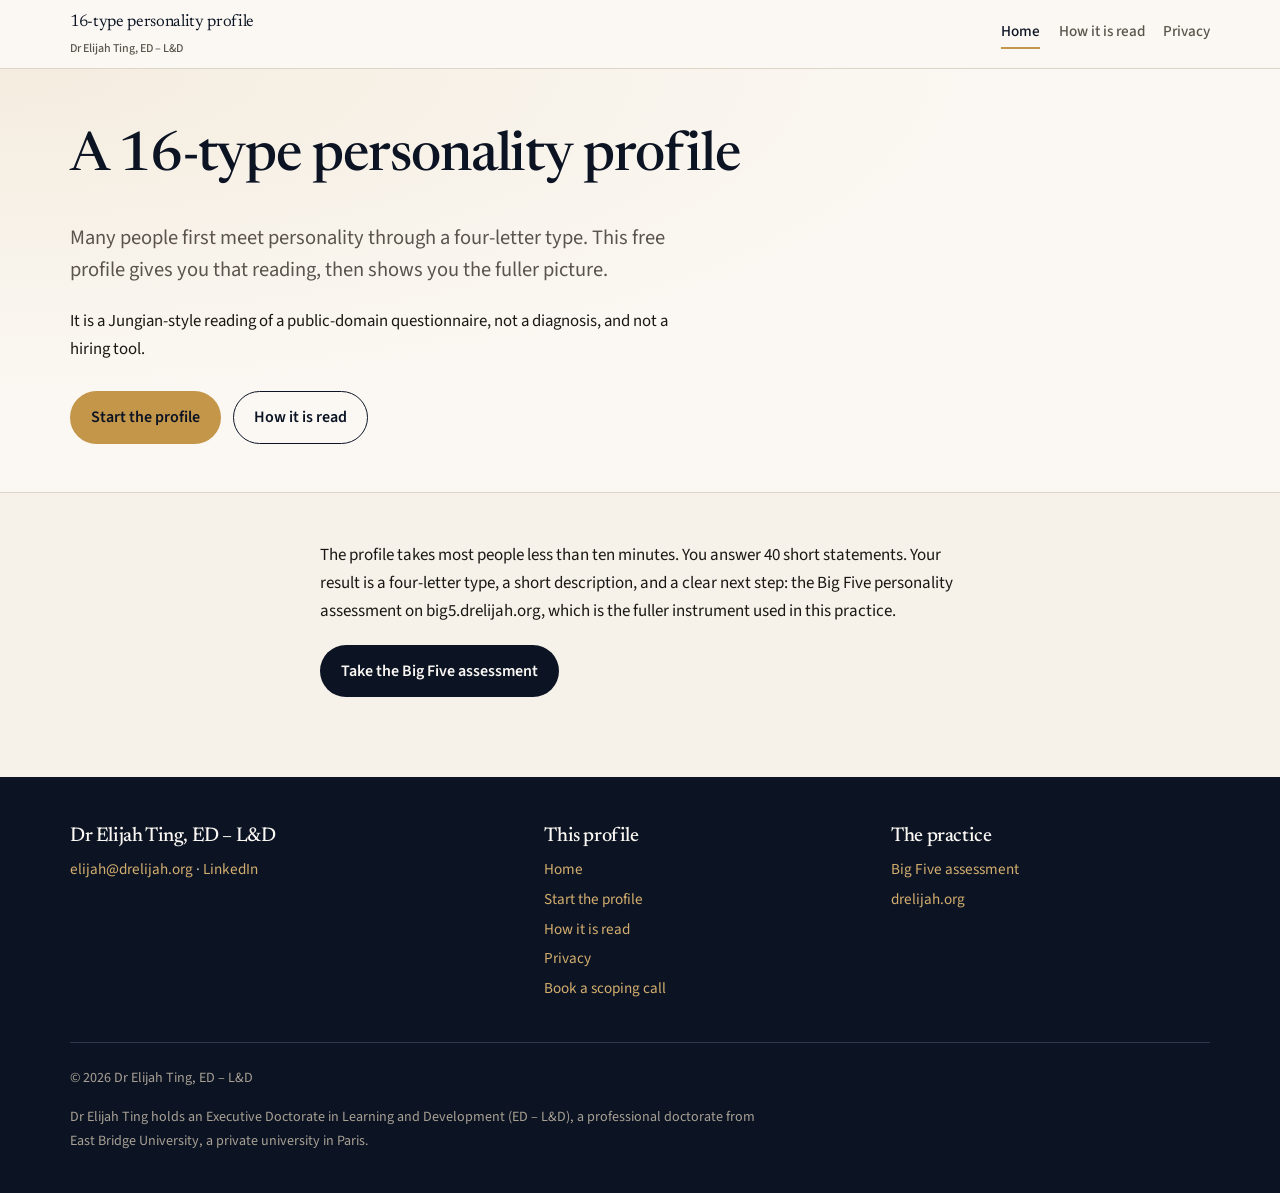
<file: index.html>
<!DOCTYPE html>
<html lang="en-GB">
<head>
  <meta charset="utf-8">
  <meta name="viewport" content="width=device-width, initial-scale=1">
  <title>16-type personality profile | Dr Elijah Ting, ED – L&amp;D</title>
  <meta name="description" content="A free 16-type personality profile: a Jungian-style reading of a public-domain questionnaire, with a clear next step to the Big Five assessment.">
  <link rel="canonical" href="https://types.drelijah.org/">
  <link rel="icon" href="favicon.svg" type="image/svg+xml">
  <link rel="preconnect" href="https://fonts.googleapis.com">
  <link rel="preconnect" href="https://fonts.gstatic.com" crossorigin>
  <link href="https://fonts.googleapis.com/css2?family=Newsreader:ital,opsz,wght@0,6..72,500;0,6..72,600;1,6..72,450;1,6..72,500&family=Source+Sans+3:ital,wght@0,400;0,500;0,600;0,700;1,400&display=swap" rel="stylesheet">
  <link rel="stylesheet" href="css/styles.css">
</head>
<body>
  <a class="skip" href="#main">Skip to content</a>
  <header class="site-header" id="site-header"></header>
  <main id="main">
    <section class="hero">
      <div class="wrap">
        <h1>A 16-type personality profile</h1>
        <p class="lede">Many people first meet personality through a four-letter type. This free profile gives you that reading, then shows you the fuller picture.</p>
        <p class="stance">It is a Jungian-style reading of a public-domain questionnaire, not a diagnosis, and not a hiring tool.</p>
        <div class="actions">
          <a class="btn btn-primary" href="test.html">Start the profile</a>
          <a class="btn btn-line" href="about.html">How it is read</a>
        </div>
      </div>
    </section>
    <section class="section">
      <div class="wrap measure">
        <p>The profile takes most people less than ten minutes. You answer 40 short statements. Your result is a four-letter type, a short description, and a clear next step: the Big Five personality assessment on big5.drelijah.org, which is the fuller instrument used in this practice.</p>
        <div class="actions">
          <a class="btn btn-navy" href="https://big5.drelijah.org">Take the Big Five assessment</a>
        </div>
      </div>
    </section>
  </main>
  <footer class="site-footer" id="site-footer"></footer>
  <script src="js/chrome.js"></script>

</body>
</html>
</file>
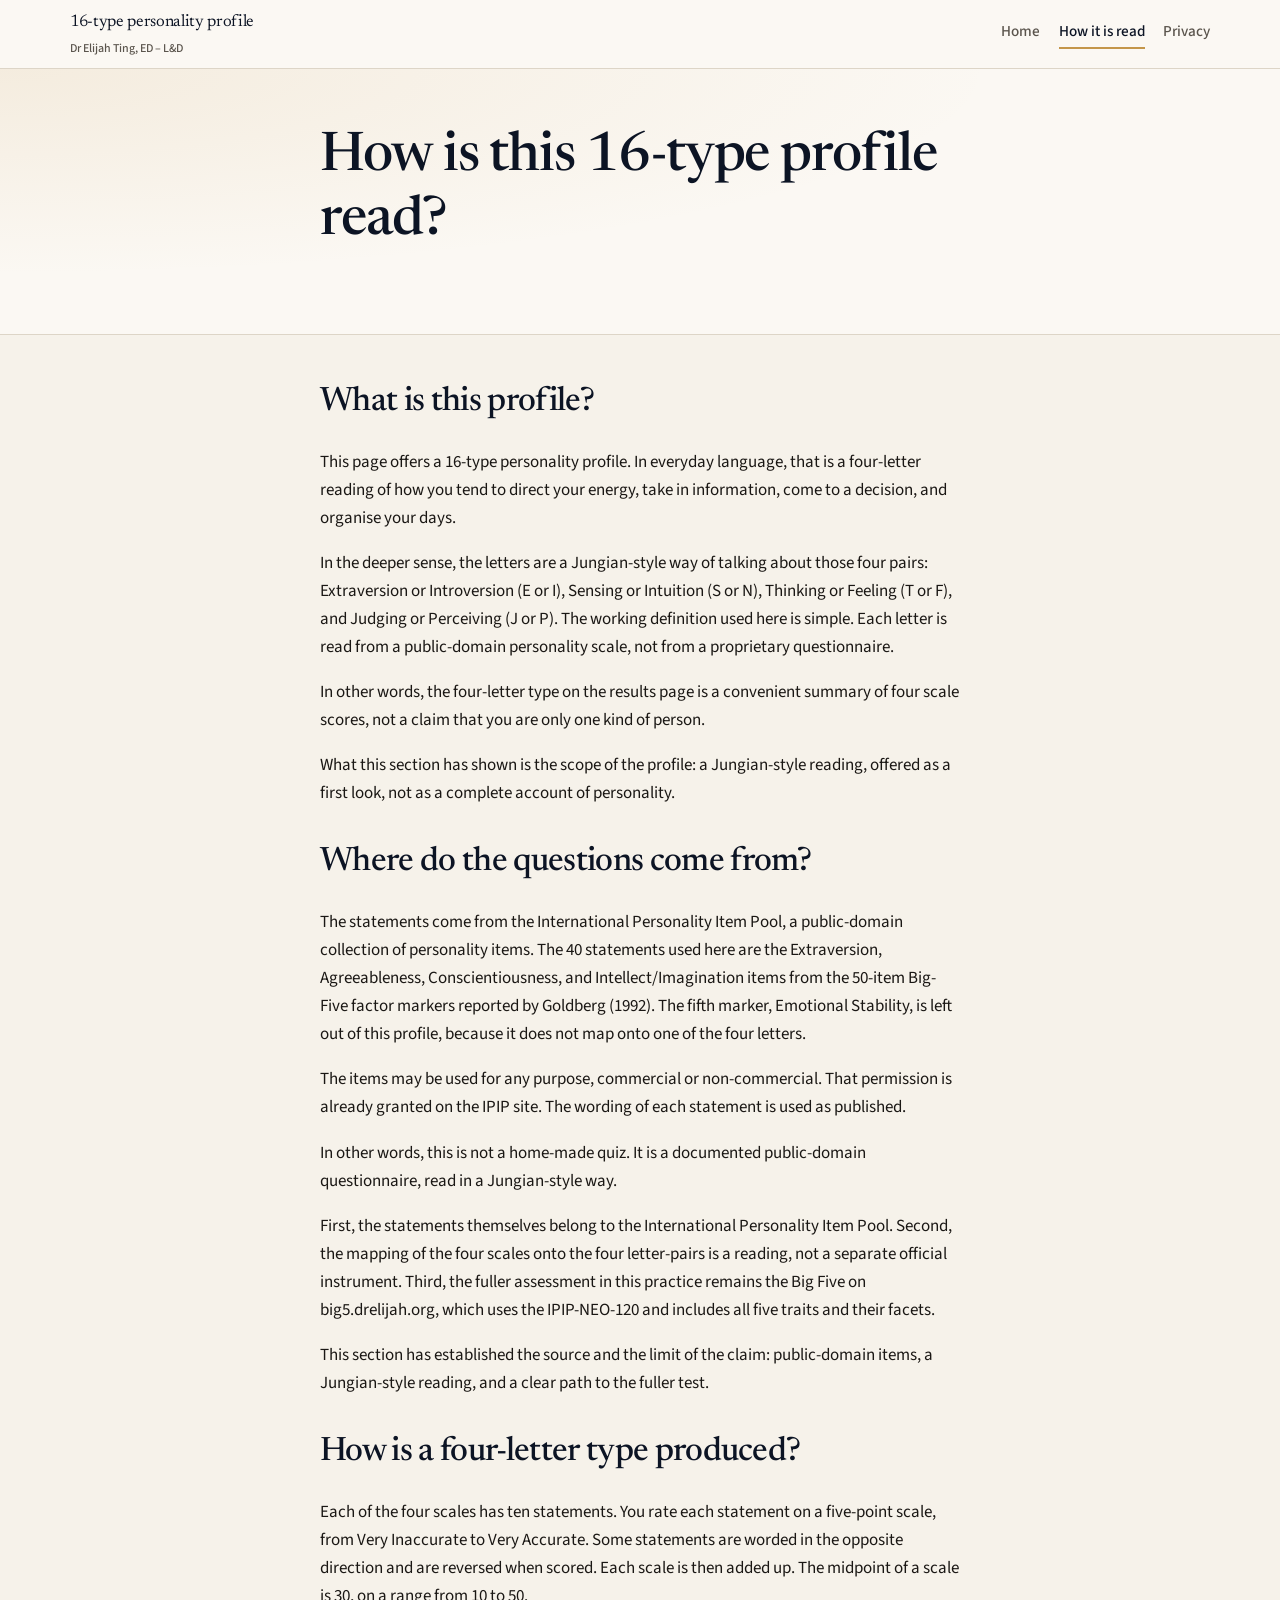
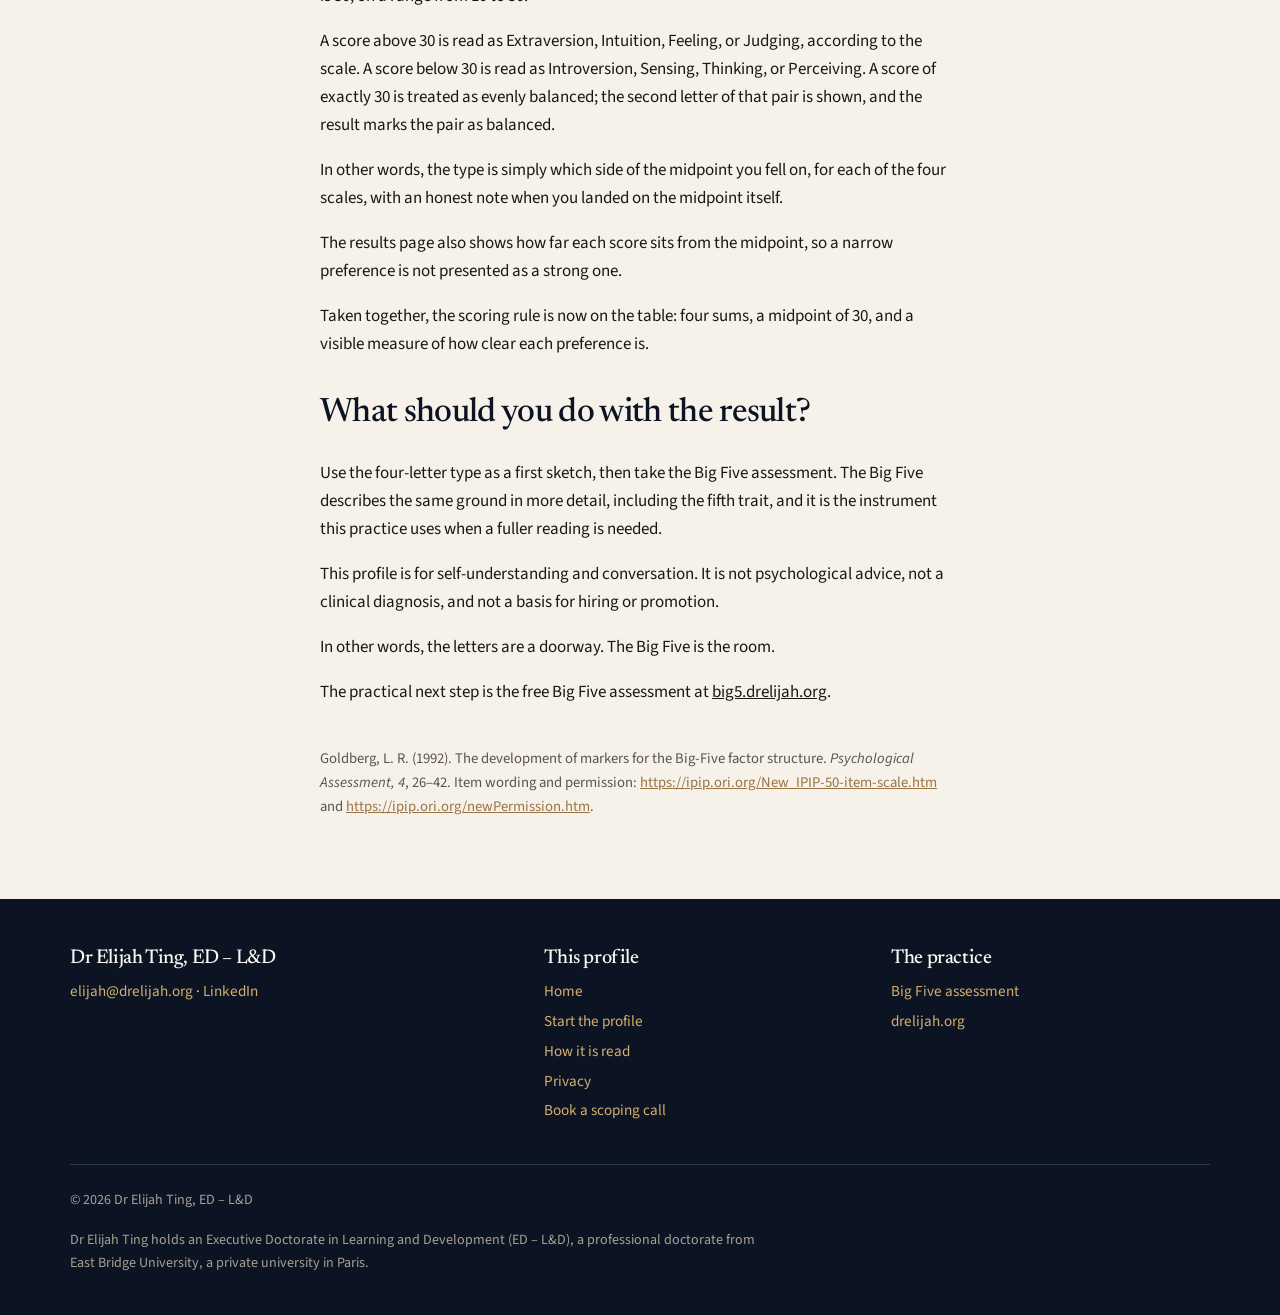
<file: about.html>
<!DOCTYPE html>
<html lang="en-GB">
<head>
  <meta charset="utf-8">
  <meta name="viewport" content="width=device-width, initial-scale=1">
  <title>How is this 16-type profile read? | Dr Elijah Ting, ED – L&amp;D</title>
  <meta name="description" content="How the 16-type personality profile is read: public-domain IPIP items, a Jungian-style four-letter summary, and a path to the Big Five assessment.">
  <link rel="canonical" href="https://types.drelijah.org/about.html">
  <link rel="icon" href="favicon.svg" type="image/svg+xml">
  <link rel="preconnect" href="https://fonts.googleapis.com">
  <link rel="preconnect" href="https://fonts.gstatic.com" crossorigin>
  <link href="https://fonts.googleapis.com/css2?family=Newsreader:ital,opsz,wght@0,6..72,500;0,6..72,600;1,6..72,450;1,6..72,500&family=Source+Sans+3:ital,wght@0,400;0,500;0,600;0,700;1,400&display=swap" rel="stylesheet">
  <link rel="stylesheet" href="css/styles.css">
</head>
<body>
  <a class="skip" href="#main">Skip to content</a>
  <header class="site-header" id="site-header"></header>
  <main id="main">
    <section class="hero">
      <div class="wrap measure">
        <h1>How is this 16-type profile read?</h1>
      </div>
    </section>
    <section class="section">
      <div class="wrap measure prose">
        <h2>What is this profile?</h2>
        <p>This page offers a 16-type personality profile. In everyday language, that is a four-letter reading of how you tend to direct your energy, take in information, come to a decision, and organise your days.</p>
        <p>In the deeper sense, the letters are a Jungian-style way of talking about those four pairs: Extraversion or Introversion (E or I), Sensing or Intuition (S or N), Thinking or Feeling (T or F), and Judging or Perceiving (J or P). The working definition used here is simple. Each letter is read from a public-domain personality scale, not from a proprietary questionnaire.</p>
        <p>In other words, the four-letter type on the results page is a convenient summary of four scale scores, not a claim that you are only one kind of person.</p>
        <p>What this section has shown is the scope of the profile: a Jungian-style reading, offered as a first look, not as a complete account of personality.</p>

        <h2>Where do the questions come from?</h2>
        <p>The statements come from the International Personality Item Pool, a public-domain collection of personality items. The 40 statements used here are the Extraversion, Agreeableness, Conscientiousness, and Intellect/Imagination items from the 50-item Big-Five factor markers reported by Goldberg (1992). The fifth marker, Emotional Stability, is left out of this profile, because it does not map onto one of the four letters.</p>
        <p>The items may be used for any purpose, commercial or non-commercial. That permission is already granted on the IPIP site. The wording of each statement is used as published.</p>
        <p>In other words, this is not a home-made quiz. It is a documented public-domain questionnaire, read in a Jungian-style way.</p>
        <p>First, the statements themselves belong to the International Personality Item Pool. Second, the mapping of the four scales onto the four letter-pairs is a reading, not a separate official instrument. Third, the fuller assessment in this practice remains the Big Five on big5.drelijah.org, which uses the IPIP-NEO-120 and includes all five traits and their facets.</p>
        <p>This section has established the source and the limit of the claim: public-domain items, a Jungian-style reading, and a clear path to the fuller test.</p>

        <h2>How is a four-letter type produced?</h2>
        <p>Each of the four scales has ten statements. You rate each statement on a five-point scale, from Very Inaccurate to Very Accurate. Some statements are worded in the opposite direction and are reversed when scored. Each scale is then added up. The midpoint of a scale is 30, on a range from 10 to 50.</p>
        <p>A score above 30 is read as Extraversion, Intuition, Feeling, or Judging, according to the scale. A score below 30 is read as Introversion, Sensing, Thinking, or Perceiving. A score of exactly 30 is treated as evenly balanced; the second letter of that pair is shown, and the result marks the pair as balanced.</p>
        <p>In other words, the type is simply which side of the midpoint you fell on, for each of the four scales, with an honest note when you landed on the midpoint itself.</p>
        <p>The results page also shows how far each score sits from the midpoint, so a narrow preference is not presented as a strong one.</p>
        <p>Taken together, the scoring rule is now on the table: four sums, a midpoint of 30, and a visible measure of how clear each preference is.</p>

        <h2>What should you do with the result?</h2>
        <p>Use the four-letter type as a first sketch, then take the Big Five assessment. The Big Five describes the same ground in more detail, including the fifth trait, and it is the instrument this practice uses when a fuller reading is needed.</p>
        <p>This profile is for self-understanding and conversation. It is not psychological advice, not a clinical diagnosis, and not a basis for hiring or promotion.</p>
        <p>In other words, the letters are a doorway. The Big Five is the room.</p>
        <p>The practical next step is the free Big Five assessment at <a href="https://big5.drelijah.org">big5.drelijah.org</a>.</p>

        <p class="source">Goldberg, L. R. (1992). The development of markers for the Big-Five factor structure. <em>Psychological Assessment, 4</em>, 26–42. Item wording and permission: <a href="https://ipip.ori.org/New_IPIP-50-item-scale.htm">https://ipip.ori.org/New_IPIP-50-item-scale.htm</a> and <a href="https://ipip.ori.org/newPermission.htm">https://ipip.ori.org/newPermission.htm</a>.</p>
      </div>
    </section>
  </main>
  <footer class="site-footer" id="site-footer"></footer>
  <script src="js/chrome.js"></script>

</body>
</html>
</file>
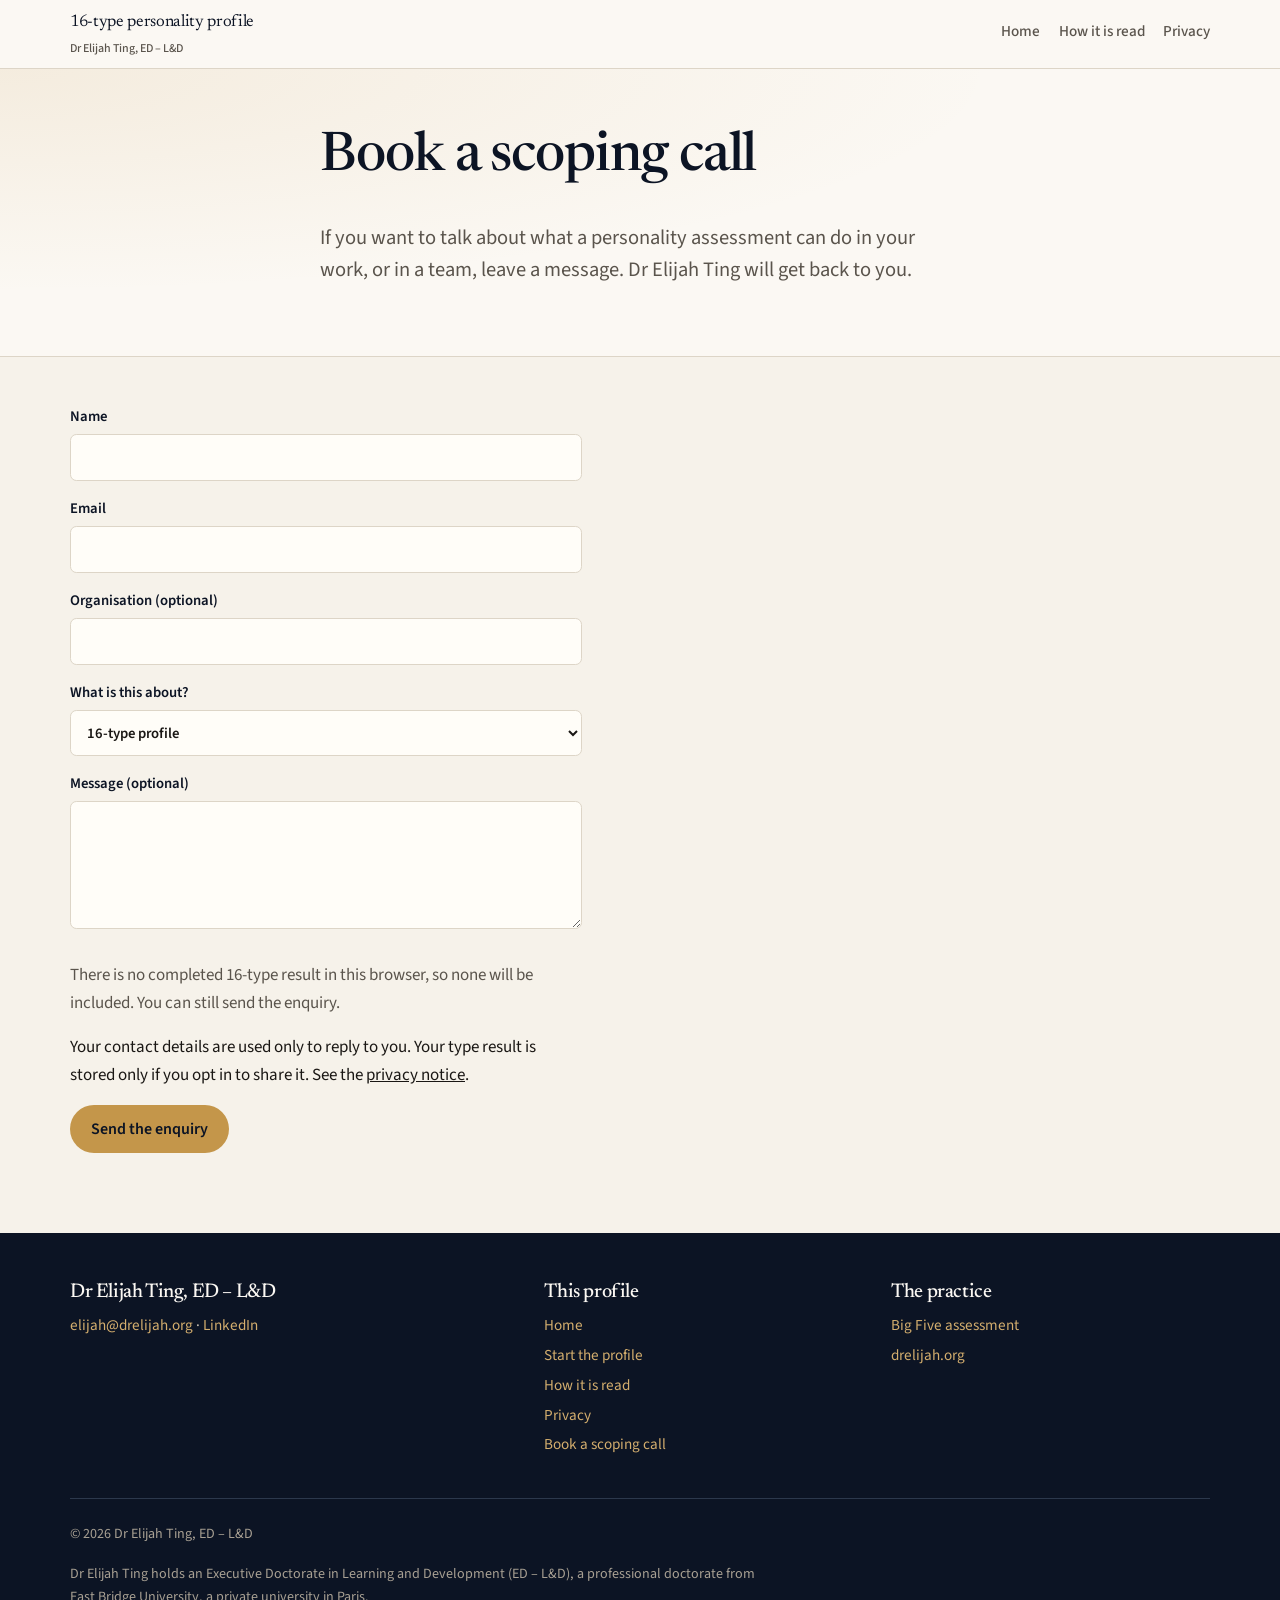
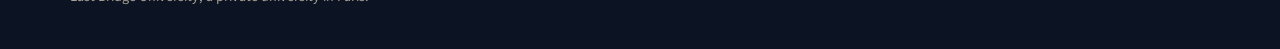
<file: contact.html>
<!DOCTYPE html>
<html lang="en-GB">
<head>
  <meta charset="utf-8">
  <meta name="viewport" content="width=device-width, initial-scale=1">
  <title>Book a scoping call | Dr Elijah Ting, ED – L&amp;D</title>
  <meta name="description" content="Leave a message to talk about a personality assessment in your work or team.">
  <link rel="canonical" href="https://types.drelijah.org/contact.html">
  <link rel="icon" href="favicon.svg" type="image/svg+xml">
  <link rel="preconnect" href="https://fonts.googleapis.com">
  <link rel="preconnect" href="https://fonts.gstatic.com" crossorigin>
  <link href="https://fonts.googleapis.com/css2?family=Newsreader:ital,opsz,wght@0,6..72,500;0,6..72,600;1,6..72,450;1,6..72,500&family=Source+Sans+3:ital,wght@0,400;0,500;0,600;0,700;1,400&display=swap" rel="stylesheet">
  <link rel="stylesheet" href="css/styles.css">
</head>
<body>
  <a class="skip" href="#main">Skip to content</a>
  <header class="site-header" id="site-header"></header>
  <main id="main">
    <section class="hero">
      <div class="wrap measure">
        <h1>Book a scoping call</h1>
        <p class="lede">If you want to talk about what a personality assessment can do in your work, or in a team, leave a message. Dr Elijah Ting will get back to you.</p>
      </div>
    </section>
    <section class="section">
      <div class="wrap">
        <div id="book">
        <p class="ok notice" id="enquiry-sent" hidden role="status">Thank you. Your message has been sent.</p>
        <p class="notice notice-error" id="enquiry-error" hidden role="alert">Please check the form and try again.</p>
        <!-- Posts to the enquiry endpoint on big5.drelijah.org, which saves the
             enquiry, sends the alerts, then redirects back here with ?sent=1 or
             ?error=…. share_type, type_code and type_detail are added by
             js/contact.js only when the visitor opts in and a completed result
             is already in this browser. type_result_id is added in that same
             case, when this browser already holds a result number. To switch
             on Cloudflare Turnstile, put
             its site key in data-turnstile-sitekey and set TURNSTILE_SECRET on
             the b5 Worker. -->
        <form class="form" id="enquiry-form" data-turnstile-sitekey=""
              action="https://big5.drelijah.org/api/enquiry" method="post">
          <input type="hidden" name="from" value="">
          <input type="hidden" name="started" value="">
          <div class="hp" aria-hidden="true">
            <label>Leave this empty <input type="text" name="website" tabindex="-1" autocomplete="off"></label>
          </div>
          <label>Name
            <input type="text" name="name" required maxlength="100" autocomplete="name">
          </label>
          <label>Email
            <input type="email" name="email" required maxlength="200" autocomplete="email">
          </label>
          <label>Organisation (optional)
            <input type="text" name="organisation" maxlength="150" autocomplete="organization">
          </label>
          <label>What is this about?
            <select name="need" required>
              <option value="types16">16-type profile</option>
              <option value="bigfive">Big Five assessment</option>
              <option value="coaching">1:1 coaching</option>
              <option value="unsure">Not sure yet</option>
            </select>
          </label>
          <label>Message (optional)
            <textarea name="message" maxlength="2000"></textarea>
          </label>
          <div data-turnstile-slot></div>
          <div id="share-type" class="share-type" hidden>
            <label class="check">
              <input type="checkbox" id="share-type-opt-in" value="1">
              <span>Share my 16-type result (<span id="share-type-code"></span>) with Dr Elijah Ting.</span>
            </label>
            <p class="share-note">Tick this only if you want that result included. The note below is what would be sent, along with the result number if this browser already has one. Your answers stay in this browser.</p>
            <p class="share-note" id="share-type-detail"></p>
          </div>
          <p class="instruction" id="share-type-none">There is no completed 16-type result in this browser, so none will be included. You can still send the enquiry.</p>
          <p class="instruction" id="enquiry-consent">Your contact details are used only to reply to you. Your type result is stored only if you opt in to share it. See the <a href="privacy.html">privacy notice</a>.</p>
          <div>
            <button class="btn btn-primary" type="submit">Send the enquiry</button>
          </div>
        </form>
        </div>
      </div>
    </section>
  </main>
  <footer class="site-footer" id="site-footer"></footer>
  <script src="js/chrome.js"></script>
  <script src="js/items.js"></script>
  <script src="js/score.js"></script>
  <script src="js/share.js"></script>
  <script src="js/result-save.js"></script>
  <script src="js/contact.js"></script>
</body>
</html>
</file>
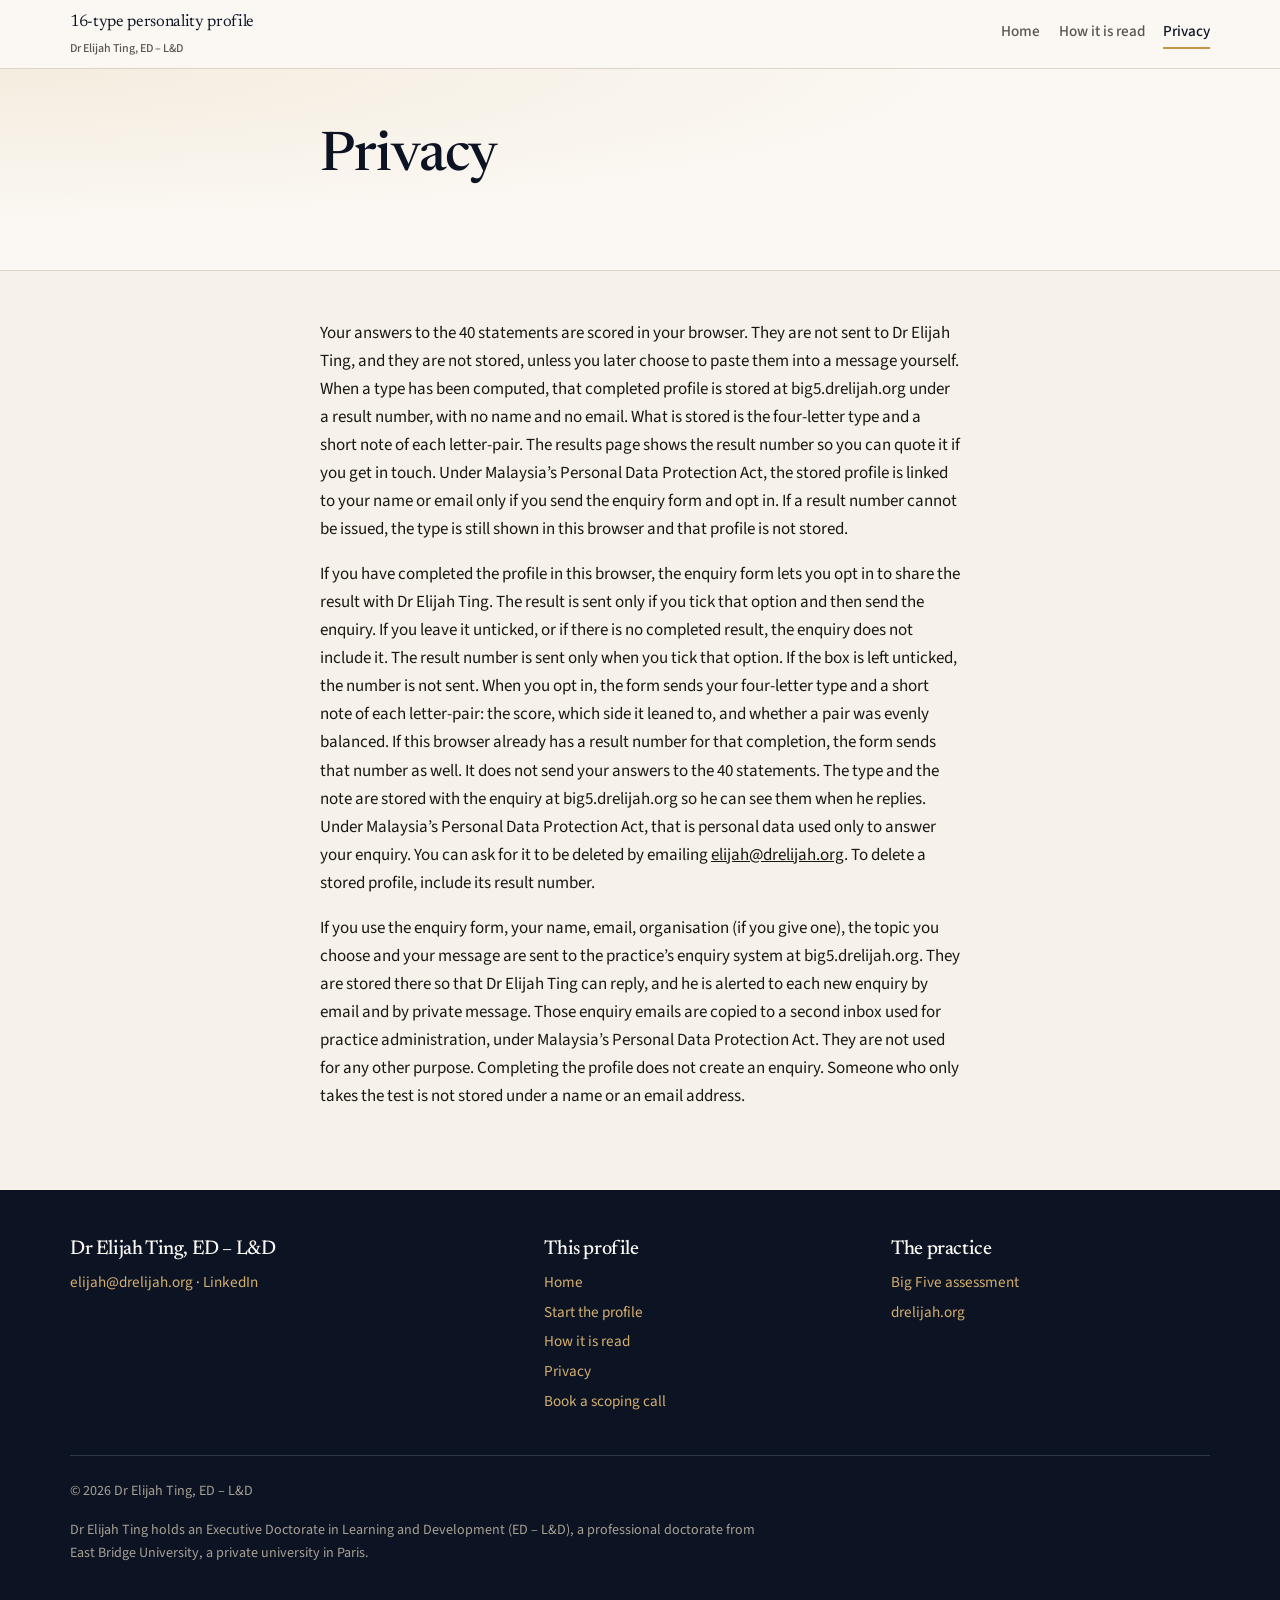
<file: privacy.html>
<!DOCTYPE html>
<html lang="en-GB">
<head>
  <meta charset="utf-8">
  <meta name="viewport" content="width=device-width, initial-scale=1">
  <title>Privacy | 16-type personality profile</title>
  <meta name="description" content="How this 16-type personality profile handles your answers, the result number, and any enquiry you send.">
  <link rel="canonical" href="https://types.drelijah.org/privacy.html">
  <link rel="icon" href="favicon.svg" type="image/svg+xml">
  <link rel="preconnect" href="https://fonts.googleapis.com">
  <link rel="preconnect" href="https://fonts.gstatic.com" crossorigin>
  <link href="https://fonts.googleapis.com/css2?family=Newsreader:ital,opsz,wght@0,6..72,500;0,6..72,600;1,6..72,450;1,6..72,500&family=Source+Sans+3:ital,wght@0,400;0,500;0,600;0,700;1,400&display=swap" rel="stylesheet">
  <link rel="stylesheet" href="css/styles.css">
</head>
<body>
  <a class="skip" href="#main">Skip to content</a>
  <header class="site-header" id="site-header"></header>
  <main id="main">
    <section class="hero">
      <div class="wrap measure">
        <h1>Privacy</h1>
      </div>
    </section>
    <section class="section">
      <div class="wrap measure prose">
        <p>Your answers to the 40 statements are scored in your browser. They are not sent to Dr Elijah Ting, and they are not stored, unless you later choose to paste them into a message yourself. When a type has been computed, that completed profile is stored at big5.drelijah.org under a result number, with no name and no email. What is stored is the four-letter type and a short note of each letter-pair. The results page shows the result number so you can quote it if you get in touch. Under Malaysia’s Personal Data Protection Act, the stored profile is linked to your name or email only if you send the enquiry form and opt in. If a result number cannot be issued, the type is still shown in this browser and that profile is not stored.</p>
        <p>If you have completed the profile in this browser, the enquiry form lets you opt in to share the result with Dr Elijah Ting. The result is sent only if you tick that option and then send the enquiry. If you leave it unticked, or if there is no completed result, the enquiry does not include it. The result number is sent only when you tick that option. If the box is left unticked, the number is not sent. When you opt in, the form sends your four-letter type and a short note of each letter-pair: the score, which side it leaned to, and whether a pair was evenly balanced. If this browser already has a result number for that completion, the form sends that number as well. It does not send your answers to the 40 statements. The type and the note are stored with the enquiry at big5.drelijah.org so he can see them when he replies. Under Malaysia’s Personal Data Protection Act, that is personal data used only to answer your enquiry. You can ask for it to be deleted by emailing <a href="mailto:elijah@drelijah.org">elijah@drelijah.org</a>. To delete a stored profile, include its result number.</p>
        <p>If you use the enquiry form, your name, email, organisation (if you give one), the topic you choose and your message are sent to the practice’s enquiry system at big5.drelijah.org. They are stored there so that Dr Elijah Ting can reply, and he is alerted to each new enquiry by email and by private message. Those enquiry emails are copied to a second inbox used for practice administration, under Malaysia’s Personal Data Protection Act. They are not used for any other purpose. Completing the profile does not create an enquiry. Someone who only takes the test is not stored under a name or an email address.</p>
      </div>
    </section>
  </main>
  <footer class="site-footer" id="site-footer"></footer>
  <script src="js/chrome.js"></script>

</body>
</html>
</file>
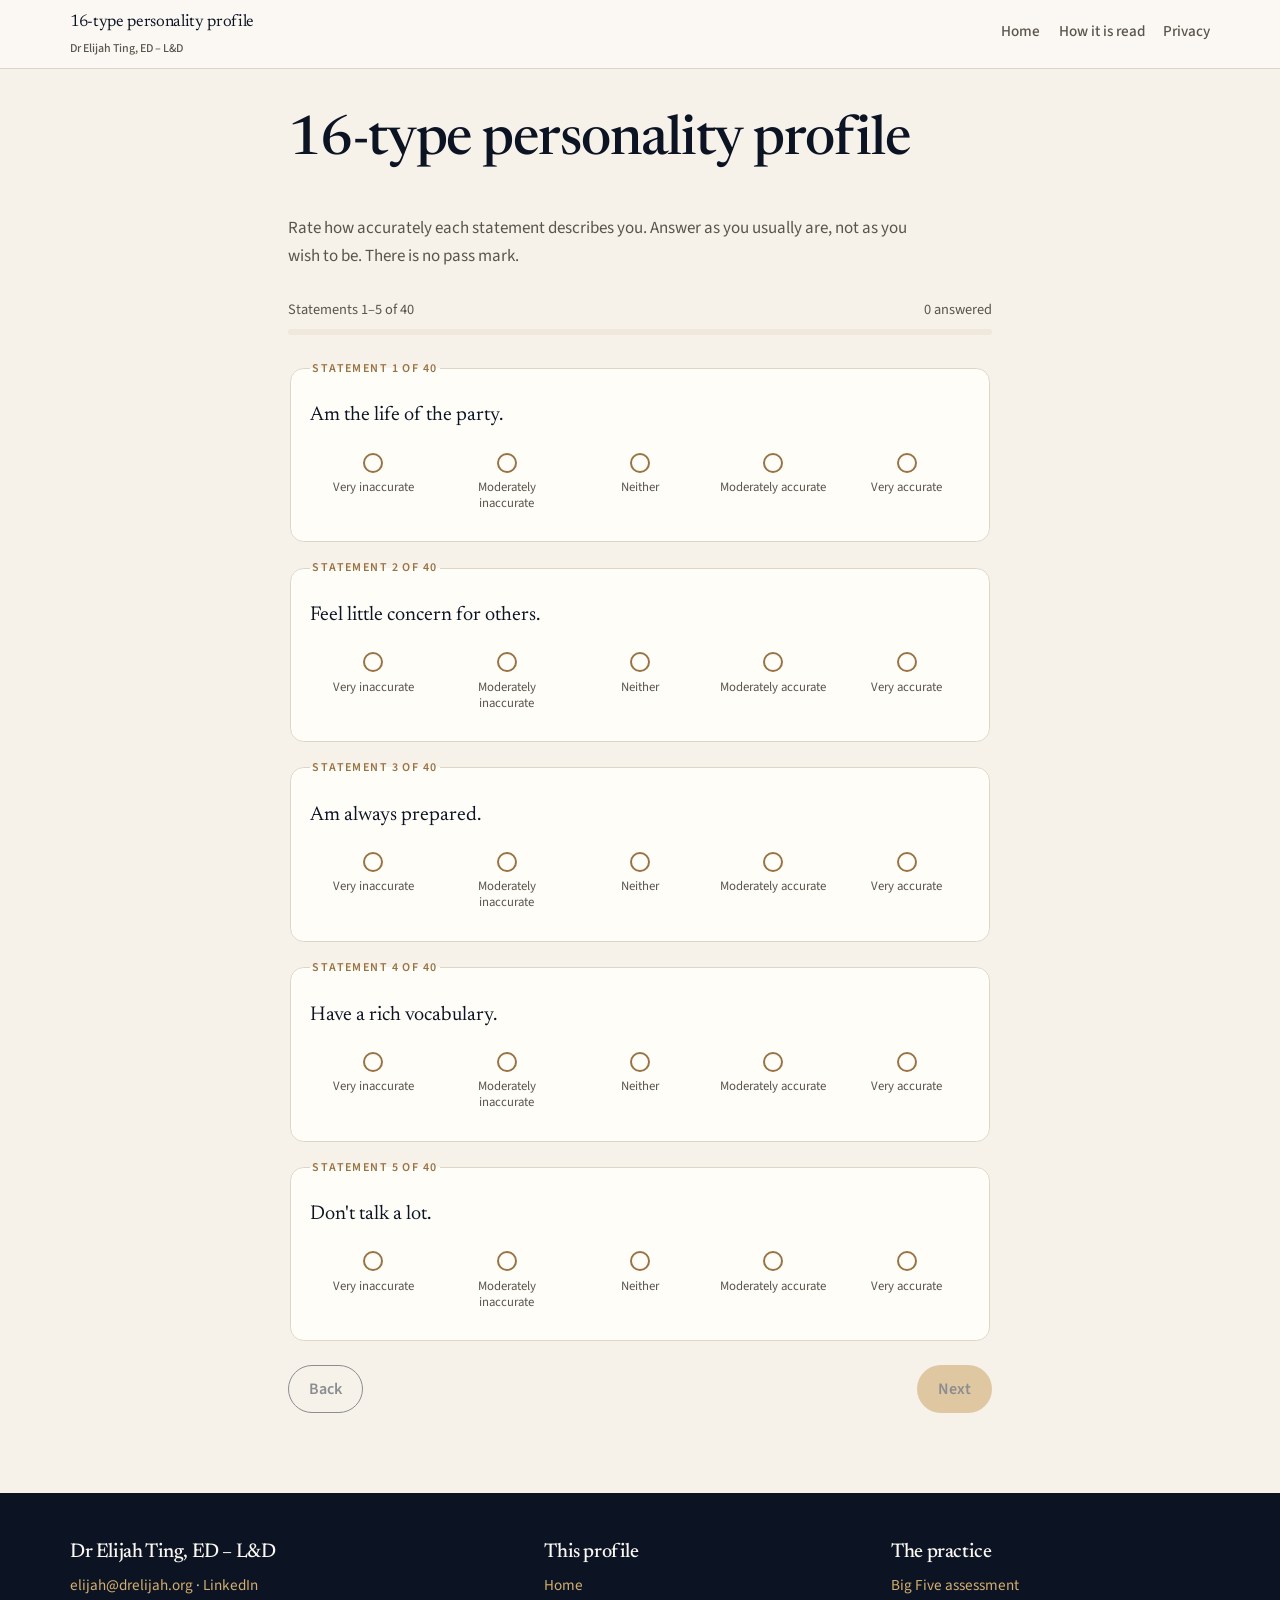
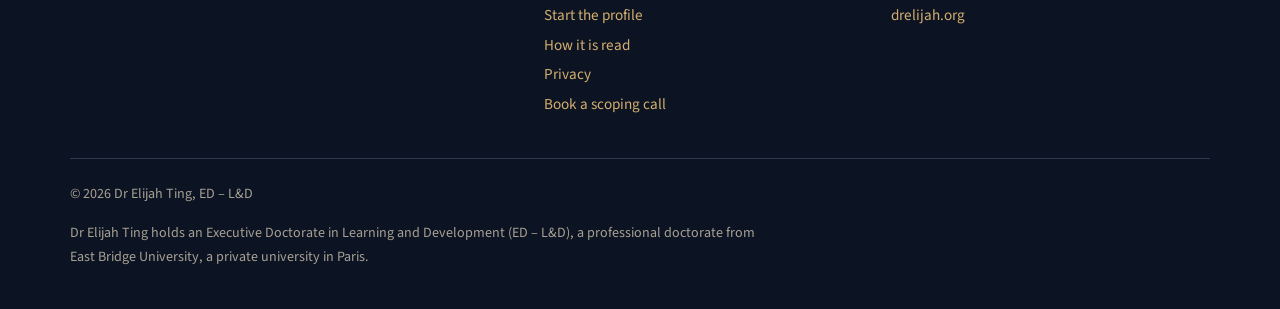
<file: results.html>
<!DOCTYPE html>
<html lang="en-GB">
<head>
  <meta charset="utf-8">
  <meta name="viewport" content="width=device-width, initial-scale=1">
  <meta name="robots" content="noindex">
  <title>Your 16-type personality profile | Dr Elijah Ting, ED – L&amp;D</title>
  <meta name="description" content="Your four-letter type, a short description, and a next step to the Big Five assessment.">
  <link rel="canonical" href="https://types.drelijah.org/results.html">
  <link rel="icon" href="favicon.svg" type="image/svg+xml">
  <link rel="preconnect" href="https://fonts.googleapis.com">
  <link rel="preconnect" href="https://fonts.gstatic.com" crossorigin>
  <link href="https://fonts.googleapis.com/css2?family=Newsreader:ital,opsz,wght@0,6..72,500;0,6..72,600;1,6..72,450;1,6..72,500&family=Source+Sans+3:ital,wght@0,400;0,500;0,600;0,700;1,400&display=swap" rel="stylesheet">
  <link rel="stylesheet" href="css/styles.css">
</head>
<body>
  <a class="skip" href="#main">Skip to content</a>
  <header class="site-header" id="site-header"></header>
  <main id="main">
    <section class="type-block">
      <div class="wrap">
        <p class="kicker">Your 16-type personality profile</p>
        <p class="type-letters" id="type-letters"></p>
        <p class="balance-note" id="balance-note" hidden>One or more letter-pairs sat at the midpoint and are marked as evenly balanced below.</p>
        <div class="result-serial" id="result-serial" hidden role="status" aria-live="polite">
          <p class="kicker">Result number</p>
          <p class="result-serial-id" id="result-serial-id"></p>
          <p class="result-serial-note" id="result-serial-note"></p>
        </div>
        <div class="pairs" id="pairs"></div>
      </div>
    </section>
    <section class="section">
      <div class="wrap measure">
        <h2>What does this reading suggest?</h2>
        <div id="blurb" class="prose"></div>
      </div>
    </section>
    <section class="cta-band">
      <div class="wrap">
        <h2>The fuller picture is the Big Five</h2>
        <p>A four-letter type is a useful first sketch. The Big Five assessment on big5.drelijah.org uses a longer public-domain questionnaire, the IPIP-NEO-120, and reports all five traits and their facets. That is the assessment this practice uses when a fuller reading is needed.</p>
        <div class="actions">
          <a class="btn btn-primary" href="https://big5.drelijah.org">Take the Big Five assessment</a>
          <a class="btn btn-line" href="about.html" style="border-color:#d4ae6e;color:#f6f2ea;">Read how this profile is scored</a>
          <a class="btn btn-line" href="contact.html" style="border-color:#d4ae6e;color:#f6f2ea;">Book a scoping call</a>
        </div>
      </div>
    </section>
  </main>
  <footer class="site-footer" id="site-footer"></footer>
  <script src="js/chrome.js"></script>
  <script src="js/items.js"></script>
  <script src="js/score.js"></script>
  <script src="js/blurbs.js"></script>
  <script src="js/share.js"></script>
  <script src="js/result-save.js"></script>
  <script src="js/results.js"></script>
</body>
</html>
</file>
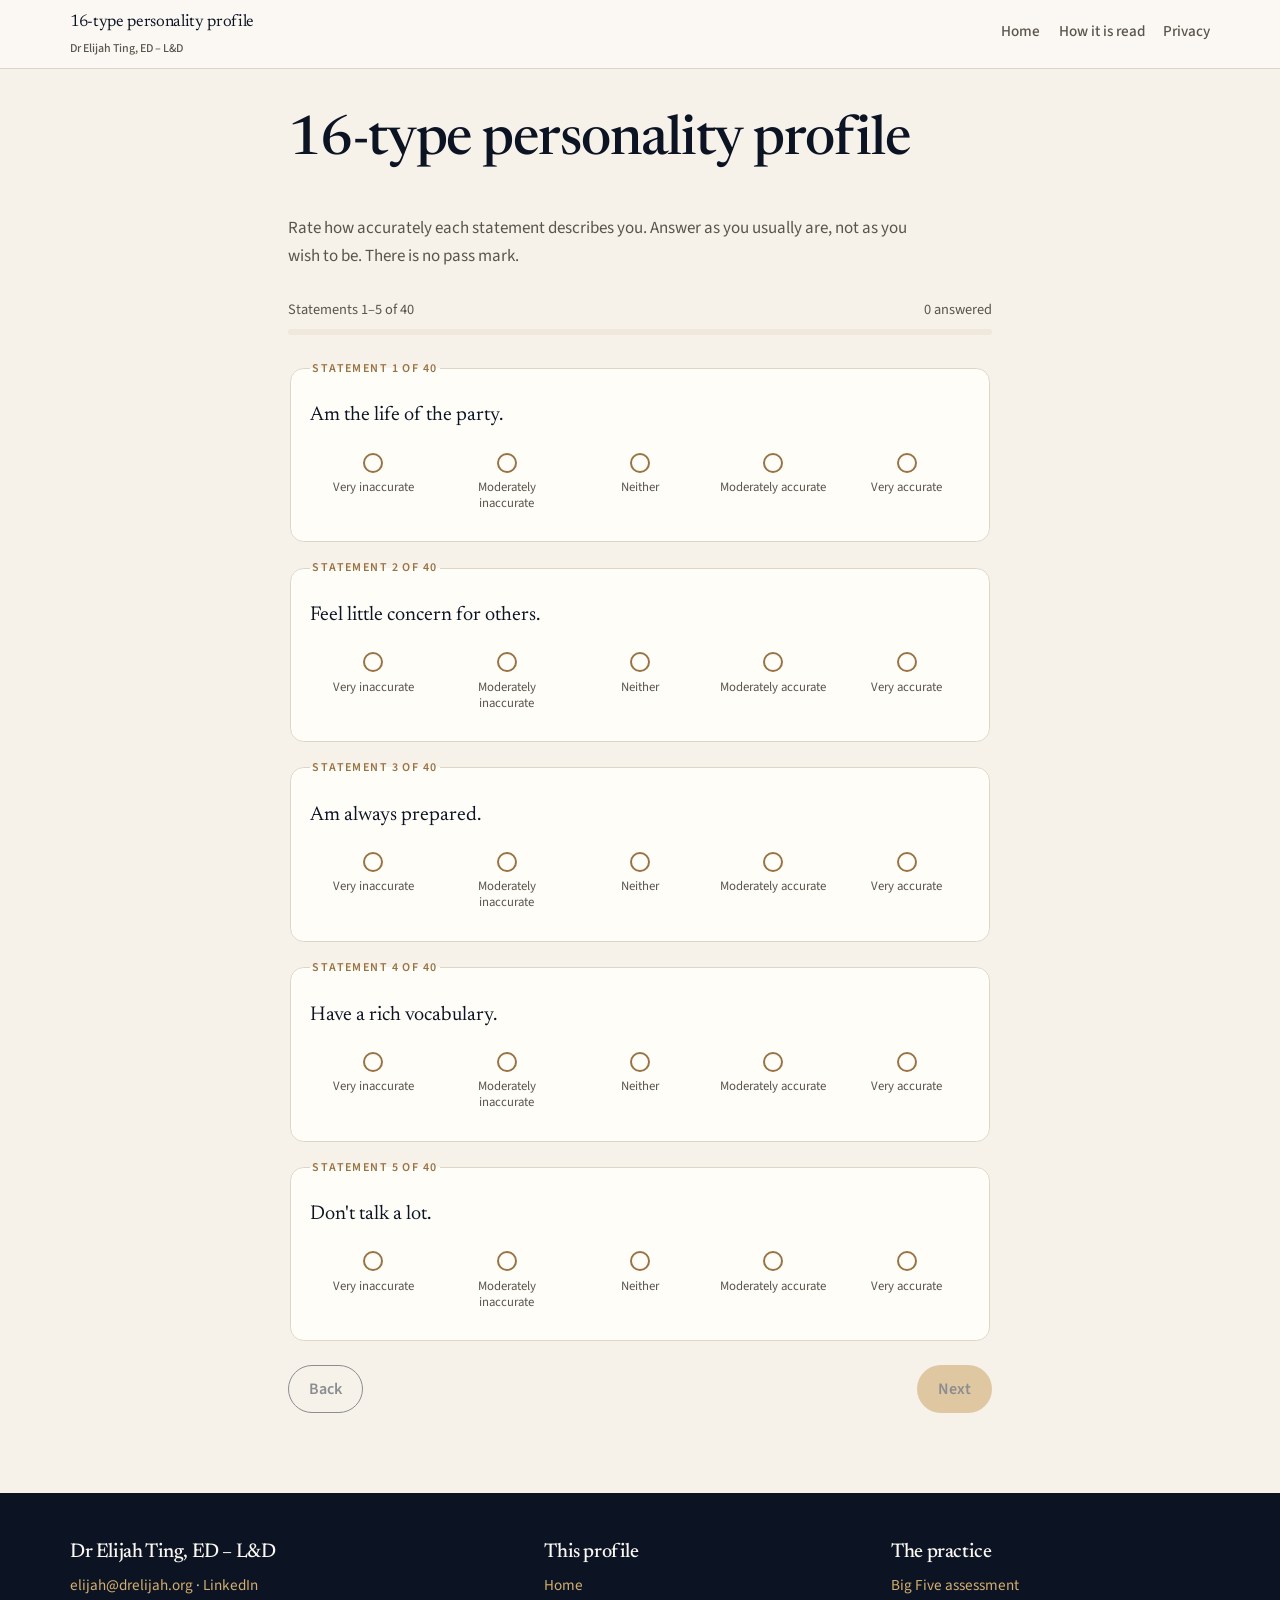
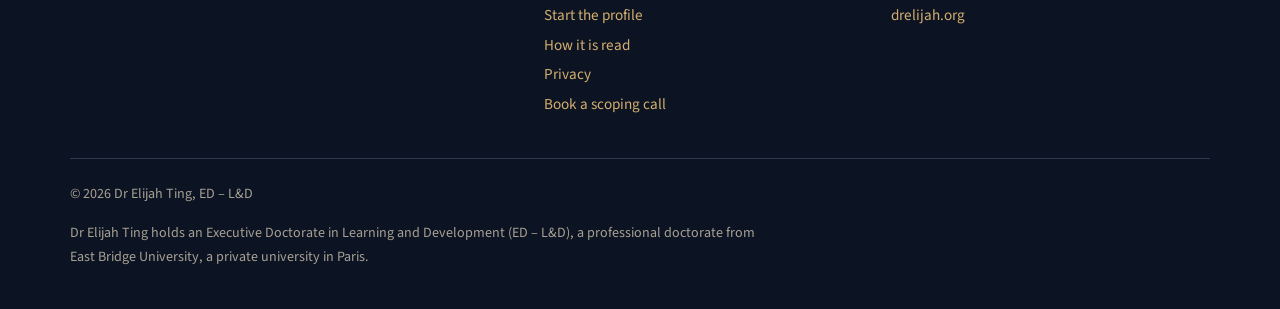
<file: test.html>
<!DOCTYPE html>
<html lang="en-GB">
<head>
  <meta charset="utf-8">
  <meta name="viewport" content="width=device-width, initial-scale=1">
  <title>Start the profile | 16-type personality profile</title>
  <meta name="description" content="Answer 40 short statements for a 16-type personality profile.">
  <link rel="canonical" href="https://types.drelijah.org/test.html">
  <link rel="icon" href="favicon.svg" type="image/svg+xml">
  <link rel="preconnect" href="https://fonts.googleapis.com">
  <link rel="preconnect" href="https://fonts.gstatic.com" crossorigin>
  <link href="https://fonts.googleapis.com/css2?family=Newsreader:ital,opsz,wght@0,6..72,500;0,6..72,600;1,6..72,450;1,6..72,500&family=Source+Sans+3:ital,wght@0,400;0,500;0,600;0,700;1,400&display=swap" rel="stylesheet">
  <link rel="stylesheet" href="css/styles.css?v=2">
</head>
<body>
  <a class="skip" href="#main">Skip to content</a>
  <header class="site-header" id="site-header"></header>
  <main id="main">
    <section class="section" style="padding-top: 2.5rem;">
      <div class="wrap" style="max-width: 44rem;">
        <h1>16-type personality profile</h1>
        <p class="instruction">Rate how accurately each statement describes you. Answer as you usually are, not as you wish to be. There is no pass mark.</p>
        <div class="test-progress">
          <div class="meta"><span id="progress-label"></span><span id="progress-count"></span></div>
          <div class="bar" aria-hidden="true"><span id="progress-bar"></span></div>
        </div>
        <div id="items"></div>
        <div class="test-nav">
          <button class="btn btn-line" type="button" id="back-btn">Back</button>
          <button class="btn btn-primary" type="button" id="next-btn">Next</button>
        </div>
      </div>
    </section>
  </main>
  <footer class="site-footer" id="site-footer"></footer>
  <script src="js/chrome.js"></script>
  <script src="js/items.js"></script>
  <script src="js/score.js"></script>
  <script src="js/test.js?v=2"></script>
</body>
</html>
</file>
<file: css/styles.css>
/* 16-type personality profile — visual kinship with drelijah.org */

:root {
  --navy: #0c1424;
  --navy-2: #141e30;
  --navy-3: #1c2a40;
  --ink: #1a1714;
  --paper: #f6f2ea;
  --paper-2: #efe8db;
  --cream: #fbf8f3;
  --gold: #c4964a;
  --gold-soft: #d4ae6e;
  --copper: #9a7344;
  --muted: #5a544c;
  --muted-2: #746d63;
  --line: #ddd5c7;
  --line-dark: #2c384c;
  --white: #fffdf8;
  --focus: #c4964a;
  --serif: "Newsreader", "Iowan Old Style", "Palatino Linotype", Palatino, Georgia, serif;
  --sans: "Source Sans 3", "Segoe UI", system-ui, sans-serif;
  --wide: 1140px;
  --measure: 40rem;
  --header-h: 4.25rem;
  --ease: cubic-bezier(0.22, 1, 0.36, 1);
}

*, *::before, *::after { box-sizing: border-box; }

html {
  scroll-behavior: smooth;
  -webkit-text-size-adjust: 100%;
}

@media (prefers-reduced-motion: reduce) {
  html { scroll-behavior: auto; }
  *, *::before, *::after {
    animation-duration: 0.01ms !important;
    animation-iteration-count: 1 !important;
    transition-duration: 0.01ms !important;
  }
}

body {
  margin: 0;
  min-height: 100vh;
  display: flex;
  flex-direction: column;
  font-family: var(--sans);
  font-size: 1.0625rem;
  line-height: 1.65;
  color: var(--ink);
  background: var(--paper);
  -webkit-font-smoothing: antialiased;
}

img, svg { display: block; max-width: 100%; }
a { color: inherit; }
main { flex: 1; }

h1, h2, h3, h4 {
  font-family: var(--serif);
  font-weight: 500;
  letter-spacing: -0.02em;
  line-height: 1.18;
  color: var(--navy);
  margin: 0 0 0.75em;
}

h1 { font-size: clamp(2.15rem, 5.2vw, 3.4rem); }
h2 { font-size: clamp(1.55rem, 3vw, 2.1rem); }
h3 { font-size: clamp(1.2rem, 2vw, 1.45rem); }

p { margin: 0 0 1em; }
p:last-child { margin-bottom: 0; }

.skip {
  position: absolute;
  left: 1rem;
  top: -4rem;
  background: var(--gold);
  color: var(--navy);
  padding: 0.5rem 0.9rem;
  z-index: 200;
  font-weight: 600;
  text-decoration: none;
}
.skip:focus { top: 1rem; }

.wrap {
  width: min(calc(100% - 2.5rem), var(--wide));
  margin-inline: auto;
}
@media (min-width: 720px) {
  .wrap { width: min(calc(100% - 4rem), var(--wide)); }
}

.measure { max-width: var(--measure); }

.kicker {
  display: block;
  font-family: var(--sans);
  font-size: 0.72rem;
  font-weight: 600;
  letter-spacing: 0.16em;
  text-transform: uppercase;
  color: var(--copper);
  margin-bottom: 0.85rem;
}

.lede {
  font-size: clamp(1.1rem, 1.8vw, 1.28rem);
  line-height: 1.55;
  color: var(--muted);
  max-width: 40rem;
}

.site-header {
  background: var(--cream);
  border-bottom: 1px solid var(--line);
  position: sticky;
  top: 0;
  z-index: 50;
}
.header-inner {
  display: flex;
  align-items: center;
  justify-content: space-between;
  gap: 1rem;
  min-height: var(--header-h);
}
.brand {
  text-decoration: none;
  display: flex;
  flex-direction: column;
  gap: 0.1rem;
}
.brand-name {
  font-family: var(--serif);
  font-size: 1.05rem;
  color: var(--navy);
  letter-spacing: -0.02em;
}
.brand-by {
  font-size: 0.75rem;
  color: var(--muted);
  font-weight: 500;
}
.nav {
  display: flex;
  gap: 1.15rem;
  flex-wrap: wrap;
  justify-content: flex-end;
}
.nav a {
  text-decoration: none;
  font-size: 0.95rem;
  font-weight: 500;
  color: var(--muted);
  border-bottom: 2px solid transparent;
  padding-bottom: 0.15rem;
}
.nav a:hover, .nav a[aria-current="page"] {
  color: var(--navy);
  border-bottom-color: var(--gold);
}

.hero {
  padding: 3.5rem 0 3rem;
  background:
    radial-gradient(ellipse at top left, rgba(196,150,74,0.12), transparent 55%),
    var(--cream);
  border-bottom: 1px solid var(--line);
}
.hero h1 { margin-bottom: 0.6em; }
.hero .lede { margin-bottom: 1.1em; }
.stance {
  font-size: 1.05rem;
  color: var(--ink);
  max-width: 38rem;
  margin-bottom: 1.75rem;
}
.actions { display: flex; flex-wrap: wrap; gap: 0.75rem; margin: 1.25rem 0 0; }

.section { padding: 3rem 0; }
.section + .section { padding-top: 0; }
.section.band {
  background: var(--paper-2);
  border-top: 1px solid var(--line);
  border-bottom: 1px solid var(--line);
  padding: 3rem 0;
}

.btn {
  display: inline-flex;
  align-items: center;
  justify-content: center;
  gap: 0.4rem;
  font-family: var(--sans);
  font-size: 1rem;
  font-weight: 600;
  text-decoration: none;
  padding: 0.75rem 1.25rem;
  border-radius: 999px;
  border: 1px solid transparent;
  cursor: pointer;
  transition: background 0.2s var(--ease), color 0.2s var(--ease), border-color 0.2s var(--ease);
}
.btn:focus-visible { outline: 2px solid var(--focus); outline-offset: 3px; }
.btn-primary { background: var(--gold); color: var(--navy); }
.btn-primary:hover { background: var(--gold-soft); }
.btn-navy { background: var(--navy); color: var(--cream); }
.btn-navy:hover { background: var(--navy-3); }
.btn-line { background: transparent; color: var(--navy); border-color: var(--navy); }
.btn-line:hover { background: var(--navy); color: var(--paper); }
.btn:disabled {
  opacity: 0.45;
  cursor: not-allowed;
}

.site-footer {
  background: var(--navy);
  color: #cfc6b6;
  padding: 3rem 0 2.5rem;
  margin-top: 2rem;
  font-size: 0.95rem;
}
.site-footer h2 {
  color: var(--cream);
  font-size: 1.25rem;
  margin-bottom: 0.5rem;
}
.site-footer a { color: var(--gold-soft); text-decoration: none; }
.site-footer a:hover { text-decoration: underline; }
.footer-grid {
  display: grid;
  gap: 1.75rem;
  grid-template-columns: 1fr;
}
@media (min-width: 720px) {
  .footer-grid { grid-template-columns: 1.4fr 1fr 1fr; }
}
.footer-grid ul { list-style: none; margin: 0; padding: 0; }
.footer-grid li { margin: 0.3rem 0; }
.copyright { margin-top: 2.25rem; padding-top: 1.5rem; border-top: 1px solid var(--line-dark); color: #a8a093; font-size: 0.88rem; }
.credential { margin-top: 1rem; color: #a8a093; font-size: 0.88rem; max-width: 44rem; }

/* Test */
.test-progress {
  margin: 0 0 1.5rem;
}
.test-progress .meta {
  display: flex;
  justify-content: space-between;
  font-size: 0.9rem;
  color: var(--muted);
  margin-bottom: 0.45rem;
}
.bar {
  height: 0.35rem;
  background: var(--paper-2);
  border-radius: 99px;
  overflow: hidden;
}
.bar > span {
  display: block;
  height: 100%;
  background: var(--gold);
  width: 0;
  transition: width 0.25s var(--ease);
}
.instruction { color: var(--muted); margin-bottom: 1.75rem; max-width: 40rem; }

.item {
  background: var(--white);
  border: 1px solid var(--line);
  border-radius: 0.85rem;
  padding: 1.15rem 1.2rem 1.25rem;
  margin-bottom: 1rem;
}
.item-n {
  font-size: 0.75rem;
  font-weight: 600;
  letter-spacing: 0.12em;
  text-transform: uppercase;
  color: var(--copper);
  margin-bottom: 0.35rem;
}
.item-text {
  font-family: var(--serif);
  font-size: 1.25rem;
  color: var(--navy);
  margin: 0 0 0.9rem;
  line-height: 1.35;
}
.scale {
  display: flex;
  flex-direction: column;
  gap: 0.4rem;
}
.scale label {
  display: flex;
  flex-direction: row;
  align-items: center;
  gap: 0.7rem;
  min-height: 2.75rem;
  padding: 0.55rem 0.75rem;
  border: 1px solid var(--line);
  border-radius: 0.55rem;
  font-size: 0.95rem;
  line-height: 1.3;
  text-align: left;
  color: var(--navy);
  cursor: pointer;
  margin: 0;
  background: var(--white);
}
.scale input {
  appearance: none;
  flex: 0 0 1.25rem;
  width: 1.25rem;
  height: 1.25rem;
  border: 2px solid var(--copper);
  border-radius: 50%;
  background: var(--white);
  margin: 0;
  cursor: pointer;
}
.scale input:checked {
  background: var(--gold);
  box-shadow: inset 0 0 0 3px var(--white);
  border-color: var(--navy);
}
.scale input:focus-visible { outline: 2px solid var(--focus); outline-offset: 2px; }
.scale label:has(input:checked) {
  color: var(--navy);
  font-weight: 600;
  border-color: var(--navy);
  background: var(--paper);
}
@media (min-width: 720px) {
  .scale {
    display: grid;
    grid-template-columns: repeat(5, 1fr);
    gap: 0.45rem;
  }
  .scale label {
    flex-direction: column;
    justify-content: flex-start;
    align-items: center;
    gap: 0.4rem;
    min-height: 0;
    padding: 0.55rem 0.35rem 0.65rem;
    border: none;
    background: transparent;
    font-size: 0.8rem;
    line-height: 1.25;
    text-align: center;
    color: var(--muted);
  }
  .scale label:has(input:checked) {
    background: transparent;
    font-weight: 600;
    color: var(--navy);
  }
}

.test-nav {
  display: flex;
  justify-content: space-between;
  gap: 0.75rem;
  margin-top: 1.5rem;
}

/* Results */
.type-block { padding: 3rem 0 2rem; text-align: center; }
.type-letters {
  font-family: var(--serif);
  font-size: clamp(3.4rem, 10vw, 6rem);
  letter-spacing: 0.08em;
  color: var(--navy);
  line-height: 1;
  margin: 0.2em 0 0.4em;
}
.balance-note { color: var(--muted); max-width: 32rem; margin: 0 auto 1rem; }

.result-serial {
  margin: 1.35rem auto 0.25rem;
  max-width: 34rem;
  padding: 0.85rem 1rem 1rem;
  border: 1px solid var(--line);
  border-radius: 0.75rem;
  background: var(--white);
  text-align: center;
}
.result-serial .kicker { margin-bottom: 0.35rem; }
.result-serial-id {
  font-family: ui-monospace, "Cascadia Code", "Segoe UI Mono", Menlo, Consolas, monospace;
  font-size: clamp(0.92rem, 2.6vw, 1.05rem);
  letter-spacing: 0.04em;
  font-weight: 600;
  color: var(--navy);
  margin: 0 0 0.4rem;
  user-select: all;
  word-break: break-all;
}
.result-serial-note {
  margin: 0 auto;
  max-width: 28rem;
  color: var(--muted);
  font-size: 0.95rem;
}

.pairs {
  display: grid;
  gap: 1.1rem;
  margin: 2rem auto 0;
  max-width: 36rem;
  text-align: left;
}
.pair { }
.pair-top {
  display: flex;
  justify-content: space-between;
  align-items: baseline;
  gap: 0.75rem;
  margin-bottom: 0.35rem;
  font-size: 0.92rem;
}
.pair-top .name { font-weight: 600; color: var(--navy); }
.pair-top .meta { color: var(--muted); }
.track {
  position: relative;
  height: 0.55rem;
  background: var(--paper-2);
  border-radius: 99px;
}
.track::before {
  content: "";
  position: absolute;
  left: 50%;
  top: -3px;
  bottom: -3px;
  width: 1px;
  background: var(--line);
}
.marker {
  position: absolute;
  top: 50%;
  width: 0.9rem;
  height: 0.9rem;
  background: var(--gold);
  border: 2px solid var(--navy);
  border-radius: 50%;
  transform: translate(-50%, -50%);
}
.ends {
  display: flex;
  justify-content: space-between;
  font-size: 0.75rem;
  letter-spacing: 0.08em;
  font-weight: 600;
  color: var(--muted);
  margin-top: 0.25rem;
}

.cta-band {
  background: var(--navy);
  color: var(--cream);
  padding: 3rem 0;
  margin-top: 1rem;
}
.cta-band h2 { color: var(--cream); }
.cta-band p { color: #d9d0c2; max-width: 40rem; }
.cta-band .actions { margin-top: 1.5rem; }

.form {
  display: grid;
  gap: 1rem;
  max-width: 32rem;
}
.form label { display: grid; gap: 0.3rem; font-weight: 600; font-size: 0.92rem; color: var(--navy); }
.form input, .form select, .form textarea {
  font: inherit;
  padding: 0.65rem 0.75rem;
  border: 1px solid var(--line);
  border-radius: 0.4rem;
  background: var(--white);
  color: var(--ink);
}
.form textarea { min-height: 8rem; resize: vertical; }
.form .instruction { margin-bottom: 0; }
#enquiry-consent { color: var(--ink); }
.share-type {
  display: grid;
  gap: 0.45rem;
  padding: 0.9rem 1rem;
  border: 1px solid var(--line);
  border-radius: 0.6rem;
  background: var(--white);
}
.form label.check {
  display: flex;
  align-items: flex-start;
  gap: 0.7rem;
  font-weight: 600;
  line-height: 1.45;
}
.form label.check input {
  width: 1.15rem;
  height: 1.15rem;
  margin: 0.2rem 0 0;
  padding: 0;
  border: 0;
  border-radius: 0.2rem;
  flex: 0 0 auto;
  accent-color: var(--navy);
  background: transparent;
}
.share-note {
  margin: 0;
  color: var(--muted);
  font-size: 0.92rem;
  font-weight: 400;
}
#share-type-code { letter-spacing: 0.06em; }
.form .ok {
  background: var(--paper-2);
  border: 1px solid var(--line);
  padding: 1rem 1.1rem;
  border-radius: 0.6rem;
}

.prose h2 { margin-top: 2.25rem; }
.prose h2:first-child { margin-top: 0; }
.source { font-size: 0.92rem; color: var(--muted); margin-top: 2.5rem; }
.source a { color: var(--copper); }

/* Enquiry form: honeypot hidden from people, and the sent / error notices. */
.hp { position: absolute; left: -9999px; width: 1px; height: 1px; overflow: hidden; }
.notice {
  max-width: 32rem;
  margin-bottom: 1.25rem;
  padding: 1rem 1.1rem;
  border-radius: 0.6rem;
  border: 1px solid var(--line);
  background: var(--paper-2);
}
.notice-error { border-color: var(--copper); }
#book { scroll-margin-top: 1.5rem; }
[hidden] { display: none !important; }
</file>
